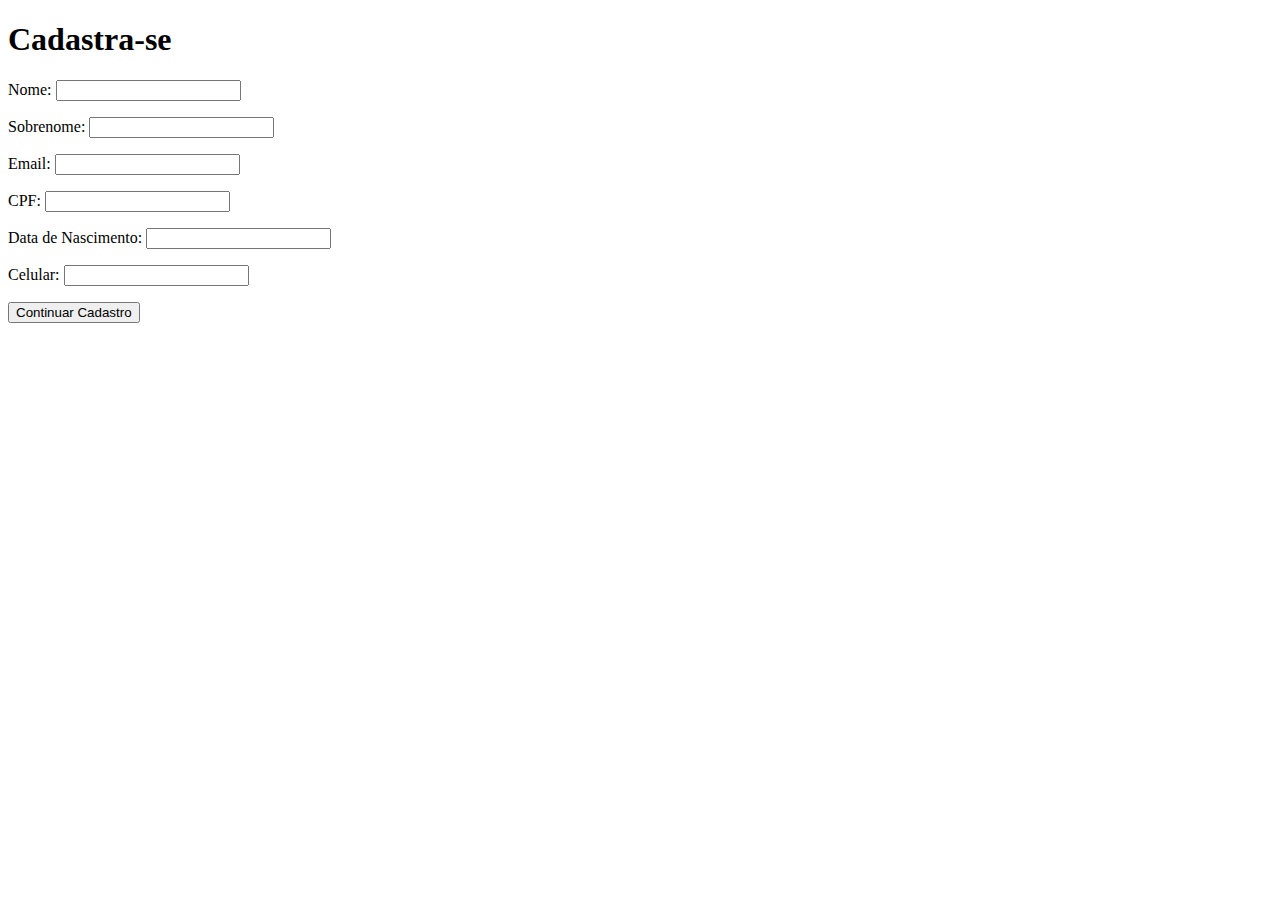
<file: PWMB-Semana#04/cadas.html>
<!DOCTYPE html>
<html lang="pt-BR">
<head>
    <meta charset="UTF-8">
    <meta name="viewport" content="width=device-width, initial-scale=1.0">
    <title>Cadastra_se</title>
</head>
<body>
    <h1>Cadastra-se</h1>
    <form method="post" action="cadastra_se.jsp">
        <p>
            <label>Nome:</label>
            <input type="text" id="nomecli" name="nomecli" required>
        </p> 
        <label>Sobrenome:</label>
        <input type="text" id="sobrenomecli" name="sobrenomecli" required>
        <p>
            <label>Email:</label>
            <input type="text" id="cpfcli" name="cpfcli" required>
        <p>
                <label>CPF:</label>
                <input type="text" id="cpfcli" name="cpfcli" required>
                <p>
                    <label>Data de Nascimento:</label>
                    <input type="text" id="nascimentocli" name="nascimentocli" required>
                    <p>
                        <label>Celular:</label>
                        <input type="text" id="celularcli" name="celularcli" required>
                </p>
            <input type="submit" value="Continuar Cadastro">
        </p>
    </form>
</body>
</html>
</file>
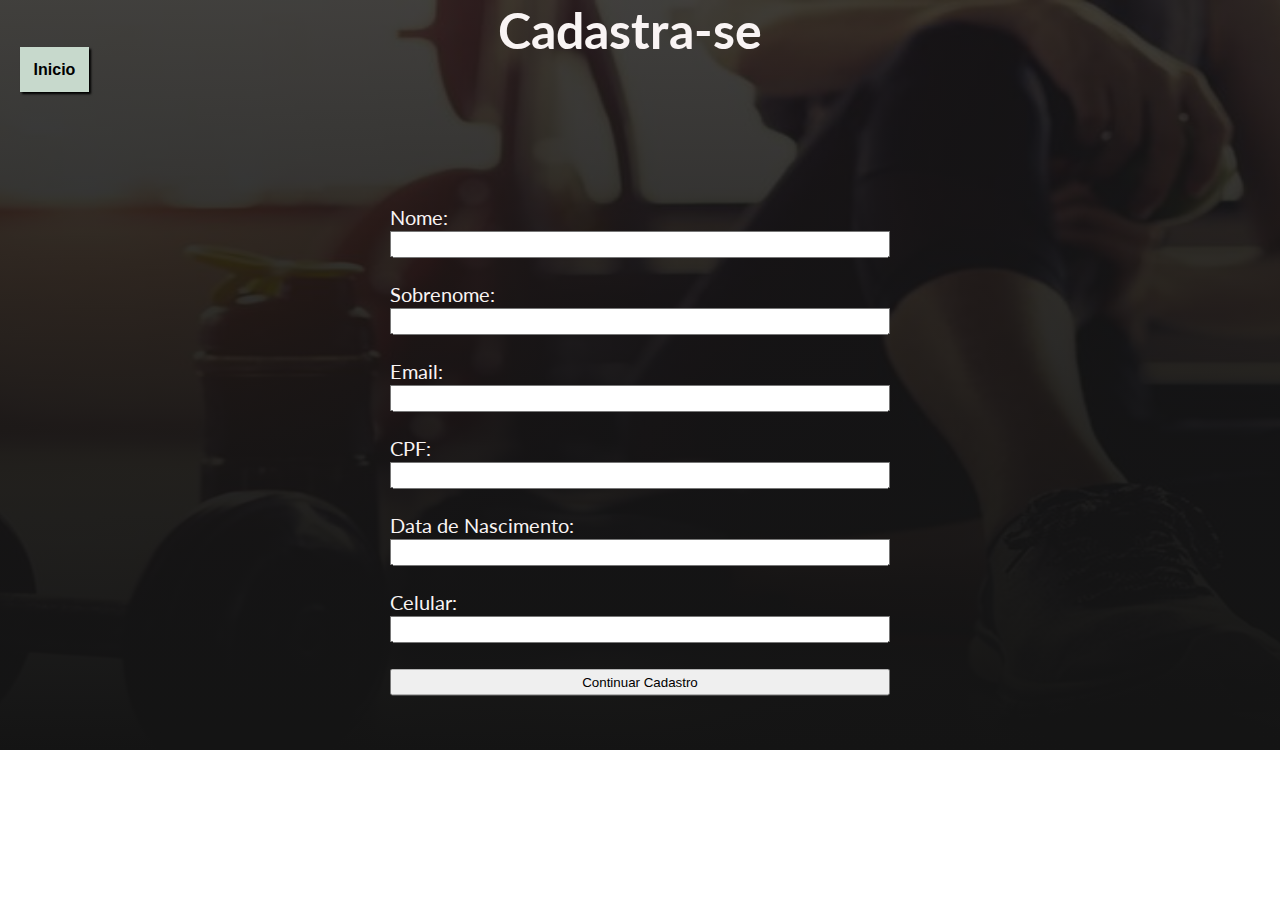
<file: PWMB-Semana#05/cadas.html>
<!DOCTYPE html>
<html lang="pt-BR">

<head>
    <meta charset="UTF-8">
    <meta name="viewport" content="width=device-width, initial-scale=1.0">
    <link rel="stylesheet" href="cadas.css">
    <title>Cadastra_se</title>
</head>

<body>
    <h1>Cadastra-se</h1>
    <h2>
        <a class="btn-link" href="estilocss.html">Inicio</a>
    </h2>
    <form method="post" action="cadastra_se.jsp">
        <div class="Cadastro">
            <p>
                <label>Nome:</label><br />
                <input  type="text" id="nomecli" name="nomecli" required>
            </p><br />
                <label>Sobrenome:</label><br />
                <input  type="text" id="sobrenomecli" name="sobrenomecli" required>
            
            <p><br />
                <label>Email:</label><br />
                <input  type="text" id="cpfcli" name="cpfcli" required>
            <p><br />
                <label>CPF:</label><br />
                <input  type="text" id="cpfcli" name="cpfcli" required>
            <p><br />
                <label>Data de Nascimento:</label><br />
                <input  type="text" id="nascimentocli" name="nascimentocli" required>
            <p><br />
                <label>Celular:</label><br />
                <input  type="text" id="celularcli" name="celularcli" required>
            </p><br />
            <input  type="submit" value="Continuar Cadastro">
            </p>
        </div>
    </form>
</body>

</html>
</file>
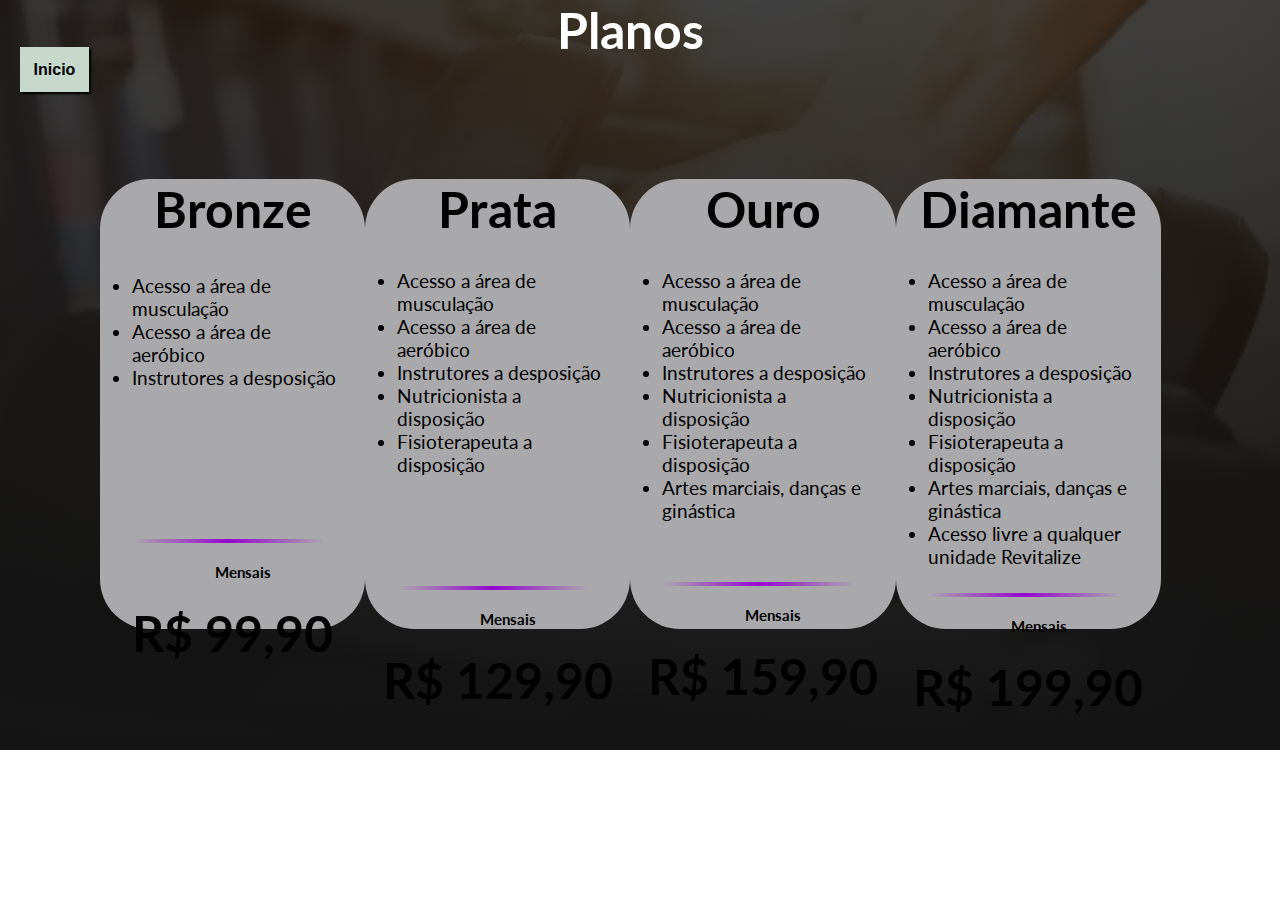
<file: PWMB-Semana#05/planos.html>
<!DOCTYPE html>
<html lang="pt-BR">

<head>
    <meta charset="UTF-8">
    <meta name="viewport" content="width=device-width, initial-scale=1.0">
    <link rel="stylesheet" href="planos.css">
    <title>Planos</title>
</head>


<body>
    <h1 class="h1t">Planos</h1>
    <h2>
        <a class="btn-link" href="estilocss.html">Inicio</a>
    </h2>
    <div class="caixa">
        <div class="box boder-radius">
            <h1>Bronze</h1>
            <ul class="bronze">
                <li>Acesso a área de musculação</li>
                <li>Acesso a área de aeróbico</li>
                <li>Instrutores a desposição</li>
                <hr>
            </ul>
            <h2 class="mensais">Mensais</h2>
            <h1 class="preço">R$ 99,90</h1>
        </div>
        <div class="box boder-radius">
            <h1>Prata</h1>
            <ul class="prata">
                <li>Acesso a área de musculação</li> 
                <li>Acesso a área de aeróbico</li>
                <li>Instrutores a desposição</li>
                <li>Nutricionista a disposição</li>
                <li>Fisioterapeuta a disposição</li>
                <hr class="hr2">
            </ul>
            <h2 class="mensais">Mensais</h2>
            <h1 class="preço">R$ 129,90</h1>
        </div>
        <div class="box boder-radius">
            <h1>Ouro</h1>
            <ul class="ouro">
                <li>Acesso a área de musculação</li>
                <li>Acesso a área de aeróbico</li>
                <li>Instrutores a desposição</li>
                <li>Nutricionista a disposição</li>
                <li>Fisioterapeuta a disposição</li>
                <li>Artes marciais, danças e ginástica</li>
                <hr class="hr3">
            </ul>
            <h2 class="mensais">Mensais</h2>
            <h1 class="preço">R$ 159,90</h1>
        </div>
        <div class="box boder-radius">
            <h1>Diamante</h1>
            <ul class="ouro">
                <li>Acesso a área de musculação</li>
                <li>Acesso a área de aeróbico</li>
                <li>Instrutores a desposição</li>
                <li>Nutricionista a disposição</li>
                <li>Fisioterapeuta a disposição</li>
                <li>Artes marciais, danças e ginástica</li>
                <li>Acesso livre a qualquer unidade Revitalize</li>
                <hr class="hr4">
            </ul>
            <h2 class="mensais">Mensais</h2>
            <h1 class="preço">R$ 199,90</h1>
        </div>
    </div>
</body>
</file>
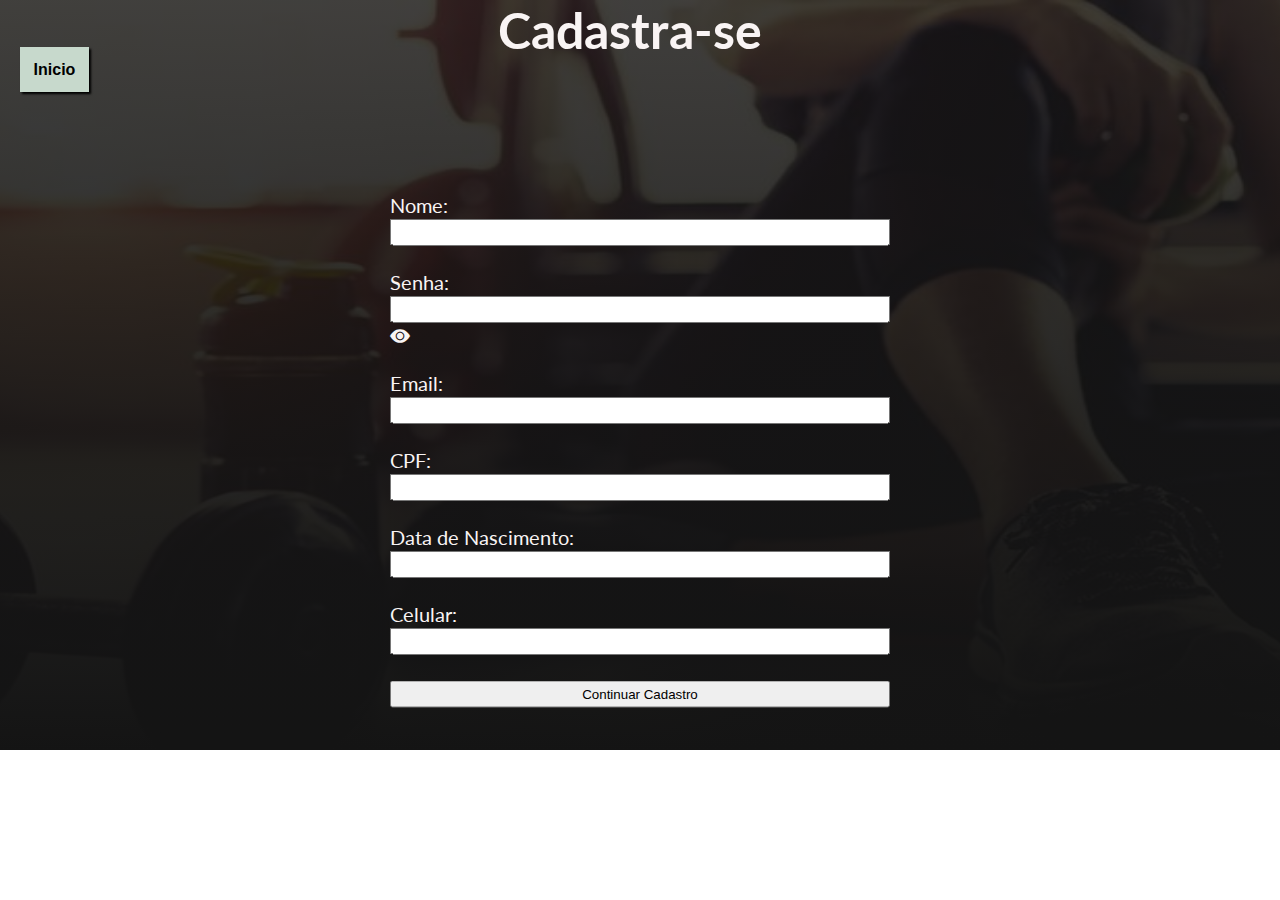
<file: PWMB-Semana#06/cadas.html>
<!DOCTYPE html>
<html lang="pt-BR">

<head>
    <meta charset="UTF-8">
    <meta name="viewport" content="width=device-width, initial-scale=1.0">
    <link rel="stylesheet" href="cadas.css">
    <link rel="stylesheet" href="https://cdn.jsdelivr.net/npm/bootstrap-icons@1.11.1/font/bootstrap-icons.css">
    <title>Cadastra_se</title>
</head>

<body>
    <h1>Cadastra-se</h1>
    <h2>
        <a class="btn-link" href="estilocss.html">Inicio</a>
    </h2>
    <form method="post" action="cadastra_se.jsp">
        <div class="Cadastro">
            <p>
                <label>Nome:</label><br />
                <input type="text" id="nomecli" name="nomecli" required>
            </p><br />
            <label for="senha">Senha:</label></br>
            <input type="password" id="senha" name="senha" required><br>
            <i class="bi bi-eye-fill"></i>

            <p><br />
                <label>Email:</label><br />
                <input type="text" id="cpfcli" name="cfcli" required>
            <p><br />
                <label>CPF:</label><br />
                <input type="text" id="cpfcli" name="cpfcli" required>
            <p><br />
                <label>Data de Nascimento:</label><br />
                <input type="text" id="nascimentocli" name="nascimentocli" required>
            <p><br />
                <label>Celular:</label><br />
                <input type="text" id="celularcli" name="celularcli" required>
            </p><br />
            <input type="submit" value="Continuar Cadastro">
            </p>
        </div>
    </form>
</body>

</html>
</file>
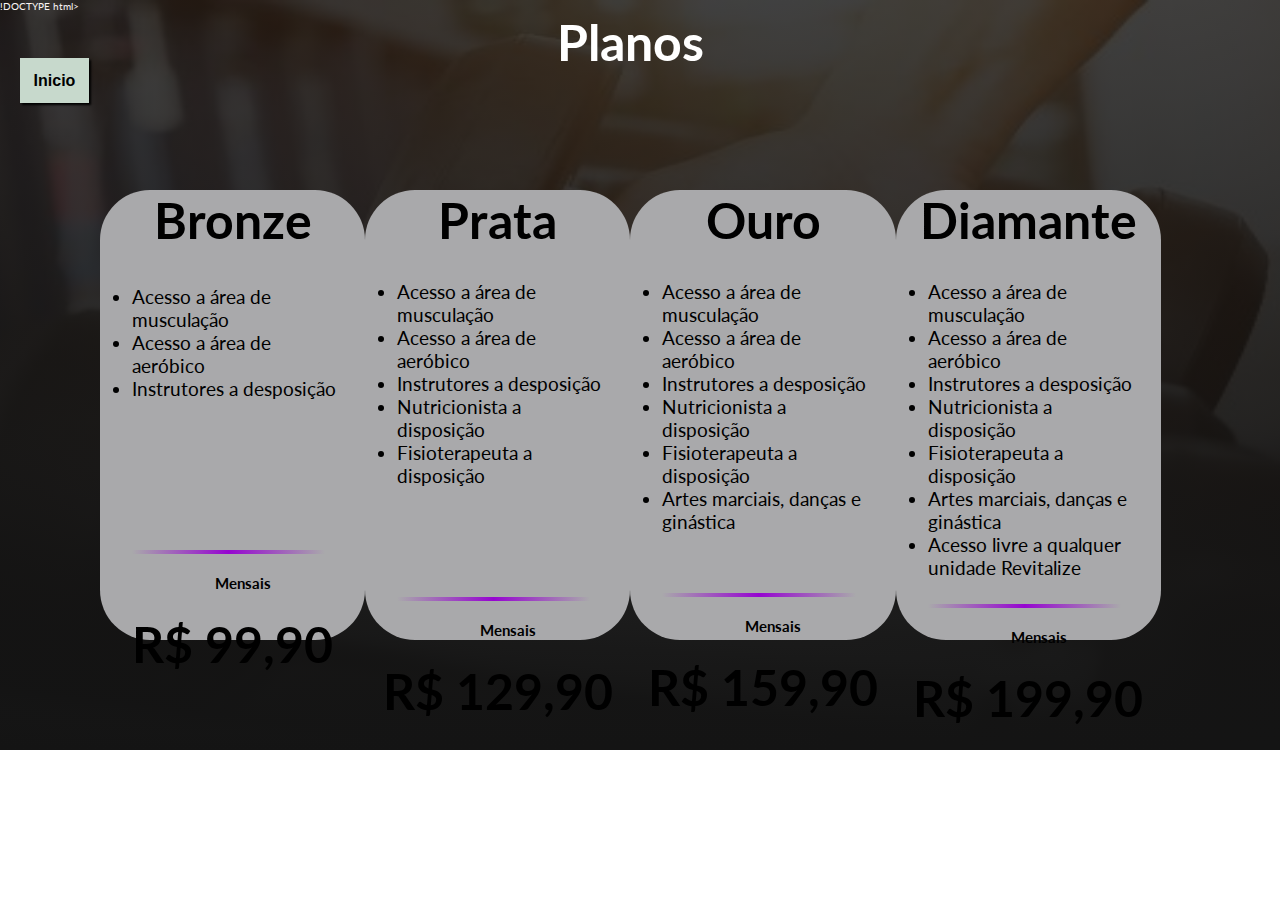
<file: PWMB-Semana#06/planos.html>
!DOCTYPE html>
<html lang="pt-BR">

<head>
    <meta charset="UTF-8">
    <meta name="viewport" content="width=device-width, initial-scale=1.0">
    <link rel="stylesheet" href="planos.css">
    <title>Planos</title>
</head>


<body>
    <h1 class="h1t">Planos</h1>
    <h2>
        <a class="btn-link" href="estilocss.html">Inicio</a>
    </h2>
    <div class="caixa">
        <div class="box boder-radius">
            <h1>Bronze</h1>
            <ul class="bronze">
                <li>Acesso a área de musculação</li>
                <li>Acesso a área de aeróbico</li>
                <li>Instrutores a desposição</li>
                <hr>
            </ul>
            <h2 class="mensais">Mensais</h2>
            <h1 class="preço">R$ 99,90</h1>
        </div>
        <div class="box boder-radius">
            <h1>Prata</h1>
            <ul class="prata">
                <li>Acesso a área de musculação</li> 
                <li>Acesso a área de aeróbico</li>
                <li>Instrutores a desposição</li>
                <li>Nutricionista a disposição</li>
                <li>Fisioterapeuta a disposição</li>
                <hr class="hr2">
            </ul>
            <h2 class="mensais">Mensais</h2>
            <h1 class="preço">R$ 129,90</h1>
        </div>
        <div class="box boder-radius">
            <h1>Ouro</h1>
            <ul class="ouro">
                <li>Acesso a área de musculação</li>
                <li>Acesso a área de aeróbico</li>
                <li>Instrutores a desposição</li>
                <li>Nutricionista a disposição</li>
                <li>Fisioterapeuta a disposição</li>
                <li>Artes marciais, danças e ginástica</li>
                <hr class="hr3">
            </ul>
            <h2 class="mensais">Mensais</h2>
            <h1 class="preço">R$ 159,90</h1>
        </div>
        <div class="box boder-radius">
            <h1>Diamante</h1>
            <ul class="ouro">
                <li>Acesso a área de musculação</li>
                <li>Acesso a área de aeróbico</li>
                <li>Instrutores a desposição</li>
                <li>Nutricionista a disposição</li>
                <li>Fisioterapeuta a disposição</li>
                <li>Artes marciais, danças e ginástica</li>
                <li>Acesso livre a qualquer unidade Revitalize</li>
                <hr class="hr4">
            </ul>
            <h2 class="mensais">Mensais</h2>
            <h1 class="preço">R$ 199,90</h1>
        </div>
    </div>
</body>
</file>
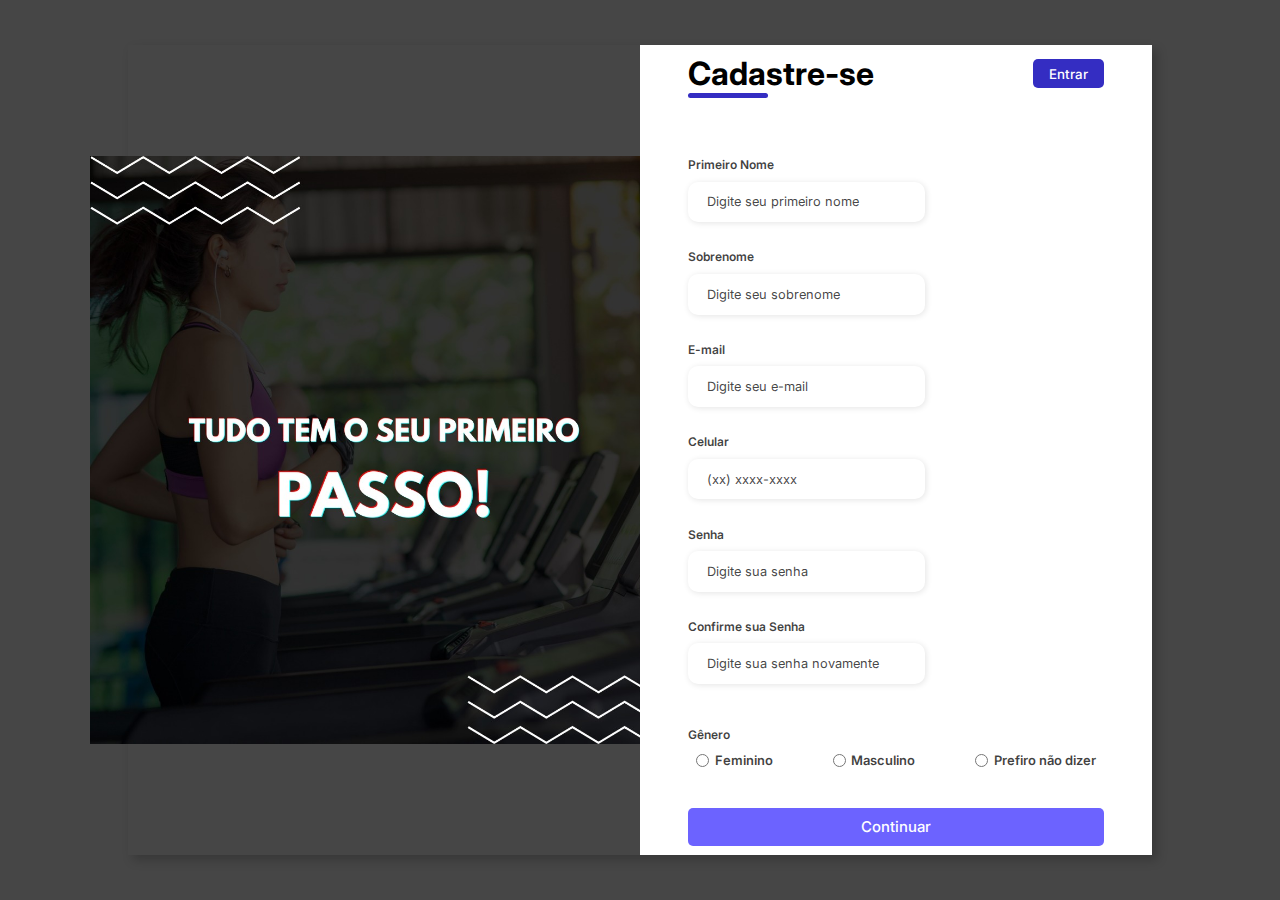
<file: PWMB-Semana#17/cadastro.html>
<!DOCTYPE html>
<html lang="pt-br">

<head>
    <meta charset="UTF-8">
    <meta http-equiv="X-UA-Compatible" content="IE=edge">
    <meta name="viewport" content="width=device-width, initial-scale=1.0">
    <link rel="stylesheet" href="cadastro.css">
    <title>Cadastro</title>
</head>

<body>
    <div class="container">
        <div class="form-image">
            <img src="Post Instagram Academia.jpeg" alt="">
        </div>
        <div class="form">
            <form action="#">
                <div class="form-header">
                    <div class="title">
                        <h1>Cadastre-se</h1>
                    </div>
                    <div class="login-button">
                        <button><a href="login.html">Entrar</a></button>
                    </div>
                </div>

                <div class="input-group">
                    <div class="input-box">
                        <label for="firstname">Primeiro Nome</label>
                        <input id="firstname" type="text" name="firstname" placeholder="Digite seu primeiro nome" required>
                    </div>

                    <div class="input-box">
                        <label for="lastname">Sobrenome</label>
                        <input id="lastname" type="text" name="lastname" placeholder="Digite seu sobrenome" required>
                    </div>
                    <div class="input-box">
                        <label for="email">E-mail</label>
                        <input id="email" type="email" name="email" placeholder="Digite seu e-mail" required>
                    </div>

                    <div class="input-box">
                        <label for="number">Celular</label>
                        <input id="number" type="tel" name="number" placeholder="(xx) xxxx-xxxx" required>
                    </div>

                    <div class="input-box">
                        <label for="password">Senha</label>
                        <input id="password" type="password" name="password" placeholder="Digite sua senha" required>
                    </div>


                    <div class="input-box">
                        <label for="confirmPassword">Confirme sua Senha</label>
                        <input id="confirmPassword" type="password" name="confirmPassword" placeholder="Digite sua senha novamente" required>
                    </div>

                </div>

                <div class="gender-inputs">
                    <div class="gender-title">
                        <h6>Gênero</h6>
                    </div>

                    <div class="gender-group">
                        <div class="gender-input">
                            <input id="female" type="radio" name="gender">
                            <label for="female">Feminino</label>
                        </div>

                        <div class="gender-input">
                            <input id="male" type="radio" name="gender">
                            <label for="male">Masculino</label>
                        </div>

                        <div class="gender-input">
                            <input id="none" type="radio" name="gender">
                            <label for="none">Prefiro não dizer</label>
                        </div>
                    </div>
                </div>

                <div class="continue-button">
                    <button><a href="planos.html">Continuar</a> </button>
                </div>
            </form>
        </div>
    </div>
</body>

</html>
</file>
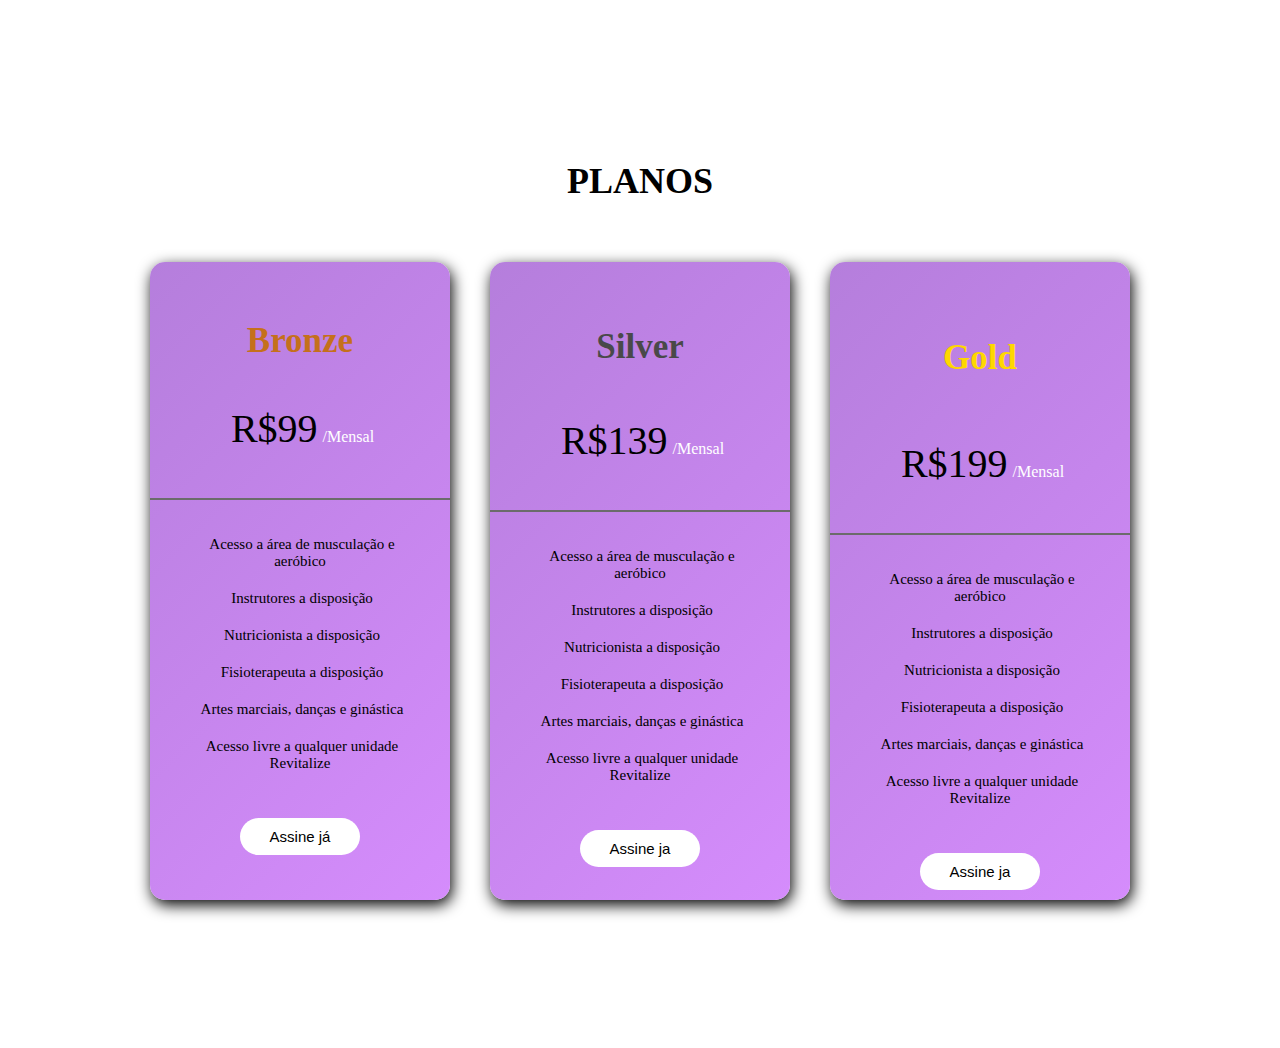
<file: PWMB-Semana#17/planos.html>
<html lang="pt-BR">

<head>
    <meta charset="UTF-8">
    <meta name="viewport" content="width=device-width, initial-scale=1.0">
    <link rel="stylesheet" href="planos.css">
    <title>Planos</title>
</head>


<body>
<section class="planos">
<div class="container">
<h2 class="titulo" id="tituloPlanos">PLANOS</h2>
<div class="card">
    <div class="card-title">
        <h2>Bronze</h2>
        <p><span>R$99</span>/Mensal</p>
    </div>
    <div class="card-content">
        <ul>
            <li><i class="fa fa-check-circle"></i>Acesso a área de musculação e aeróbico</li>
            <li><i class="fa fa-check-circle"></i>Instrutores a disposição</li>
            <li><i class="fa fa-times-circle"></i>Nutricionista a disposição</li>
            <li><i class="fa fa-times-circle"></i>Fisioterapeuta a disposição</li>
            <li><i class="fa fa-times-circle"></i>Artes marciais, danças e ginástica</li>
            <li><i class="fa fa-times-circle"></i>Acesso livre a qualquer unidade Revitalize</li>
        </ul>
        <button><a href="pagamento.html">Assine já</a></button>
    </div>
</div>
        <div class="card">
            <div class="card-title">
                <h3>Silver</h3>
                <p></i><Span>R$139</Span>/Mensal</p>
            </div>
            <div class="card-content">
                <ul>
                    <li><i class="fa fa-check-circle"></i>Acesso a área de musculação e aeróbico</li>
                    <li><i class="fa fa-check-circle"></i>Instrutores a disposição</li>
                    <li><i class="fa fa-check-circle"></i>Nutricionista a disposição</li>
                    <li><i class="fa fa-check-circle"></i>Fisioterapeuta a disposição</li>
                    <li><i class="fa fa-times-circle"></i>Artes marciais, danças e ginástica</li>
                    <li><i class="fa fa-times-circle"></i>Acesso livre a qualquer unidade Revitalize</li>
                </ul>
                <button><a href="pagamento.html">Assine ja</a></button>
            </div>
        </div>
        <div class="card">
            <div class="card-title">
                <h4>Gold</h4>
                <p></i><Span>R$199</Span>/Mensal</p>
            </div>
            <div class="card-content">
                <ul>
                    <li><i class="fa fa-check-circle"></i>Acesso a área de musculação e aeróbico</li>
                    <li><i class="fa fa-check-circle"></i>Instrutores a disposição</li>
                    <li><i class="fa fa-check-circle"></i>Nutricionista a disposição</li>
                    <li><i class="fa fa-check-circle"></i>Fisioterapeuta a disposição</li>
                    <li><i class="fa fa-check-circle"></i>Artes marciais, danças e ginástica</li>
                    <li><i class="fa fa-check-circle"></i>Acesso livre a qualquer unidade Revitalize</li>
                </ul>
                <button><a href="pagamento.html">Assine ja</a></button>
            </div>
        </div>
    </div>
        </div>
    </div>
</body>
</file>
<file: PWMB-Semana#05/cadas.css>
@import url('https://fonts.googleapis.com/css2?family=Lato:wght@400;700&display=swap');

* {
    margin: 0;
    padding: 0;
    box-sizing: border-box;
}

html {
    width: 98.5vw;
    height: 100vh;
    font-size: 62.5%;
    color: rgb(249, 244, 244);
    font-family: 'Lato', sans-serif;
    
}

body {
    background: linear-gradient(rgba(17, 17, 17, 0.8), rgba(20, 20, 20, 1)), url(fundo.cadas.jpg);
    background-position: center center;
    background-size: 1600px 750px;
    background-position-y: 0%;
    background-repeat: no-repeat;
}

header {
    width: 50%;
    height: 12vh;
    background-color: rgba(233, 8, 8, 0.945);
}

h1 {
    text-align: center;
    font-size: 50px;
   
}

.Cadastro {
    position: absolute;
    top: 50%;
    left: 50%;
    transform: translate(-50%, -50%);
    font-size: 20px
}

input {
    width: 500px;
    box-sizing: 100px;
    padding: 4px;
}

.btn-link {
    text-decoration: none;
    border: 1px solid #c7d9cc;
    text-align: center;
    padding: 1%;
    background-color: #c7d9cc;
    font-family: Verdana, Geneva, Tahoma, sans-serif;
    font-size: 16px;
    color: black;
    box-shadow: 2px 2px 2px;
    margin: 20px;
}
</file>
<file: PWMB-Semana#05/planos.css>
@import url('https://fonts.googleapis.com/css2?family=Lato:wght@400;700&display=swap');

* {
    margin: 0;
    padding: 0;
    box-sizing: border-box;
}

html {
    width: 98.5vw;
    height: 100vh;
    font-size: 62.5%;
    color: rgb(249, 244, 244);
    font-family: 'Lato', sans-serif;
    
}

body {
    background: linear-gradient(rgba(17, 17, 17, 0.8), rgba(20, 20, 20, 1)), url(fundo.planos.jpg);
    background-position: center center;
    background-size: 1600px 750px;
    background-position-y: 0%;
    background-repeat: no-repeat;
}

h1 {
    text-align: center;
    font-size: 50px;
    color: black;
}

.h1t {
    text-align: center;
    font-size: 50px;
    color: white;
}

.btn-link {
    text-decoration: none;
    border: 1px solid  #c7d9cc;
    text-align: center;
    padding: 1%;
    background-color:  #c7d9cc;
    font-family: Verdana, Geneva, Tahoma, sans-serif;
    font-size: 16px;
    color: black;
    box-shadow: 2px 2px 2px;
    margin: 20px;
}

.box{
    width: 300px;
    height: 450px;
    background: #a9a9ab;
    margin: 0 auto;
}

.caixa {
    display: flex;
    padding: 100px;
}

.boder-radius{
    border-radius: 50px;
    color: black;
}

.bronze {
    font-size: 19px;
    color: black;
    margin: 10px;
    padding: 10px;
    margin-left: 22px;
    margin-top: 25px;
}

hr {
    padding: 2px;
    border: 0;
    height: 2px;
    background-image: linear-gradient(to right, transparent, rgb(150, 5, 208), transparent);
    margin-top: 150px;
    margin-right: 20px;
}

.hr2 {
    padding: 2px;
    border: 0;
    height: 2px;
    background-image: linear-gradient(to right, transparent, rgb(150, 5, 208), transparent);
    margin-top: 110px;
    margin-right: 20px;
}

.hr3 {
    padding: 2px;
    border: 0;
    height: 2px;
    background-image: linear-gradient(to right, transparent, rgb(150, 5, 208), transparent);
    margin-top: 60px;
    margin-right: 20px;
}

.hr4 {
    padding: 2px;
    border: 0;
    height: 2px;
    background-image: linear-gradient(to right, transparent, rgb(150, 5, 208), transparent);
    margin-top: 25px;
    margin-right: 20px;
}

.mensais {
   margin-left: 115px; 
}

.preço {
    margin-top: 22px;
}

.prata {
    font-size: 19px;
    color: black;
    margin: 10px;
    padding: 10px;
    margin-left: 22px;
    margin-top: 20px;
}

.ouro {
    font-size: 19px;
    color: black;
    margin: 10px;
    padding: 10px;
    margin-left: 22px;
    margin-top: 20px;
}
</file>
<file: PWMB-Semana#06/cadas.css>
@import url('https://fonts.googleapis.com/css2?family=Lato:wght@400;700&display=swap');

* {
    margin: 0;
    padding: 0;
    box-sizing: border-box;
}

html {
    width: 98.5vw;
    height: 100vh;
    font-size: 62.5%;
    color: rgb(249, 244, 244);
    font-family: 'Lato', sans-serif;
    
}

body {
    background: linear-gradient(rgba(17, 17, 17, 0.8), rgba(20, 20, 20, 1)), url(fundo.cadas.jpg);
    background-position: center center;
    background-size: 1600px 750px;
    background-position-y: 0%;
    background-repeat: no-repeat;
}

header {
    width: 50%;
    height: 12vh;
    background-color: rgba(233, 8, 8, 0.945);
}

h1 {
    text-align: center;
    font-size: 50px;
   
}

.Cadastro {
    position: absolute;
    top: 50%;
    left: 50%;
    transform: translate(-50%, -50%);
    font-size: 20px
}

input {
    width: 500px;
    box-sizing: 100px;
    padding: 4px;
}

.btn-link {
    text-decoration: none;
    border: 1px solid #c7d9cc;
    text-align: center;
    padding: 1%;
    background-color: #c7d9cc;
    font-family: Verdana, Geneva, Tahoma, sans-serif;
    font-size: 16px;
    color: black;
    box-shadow: 2px 2px 2px;
    margin: 20px;
}
</file>
<file: PWMB-Semana#06/planos.css>
@import url('https://fonts.googleapis.com/css2?family=Lato:wght@400;700&display=swap');

* {
    margin: 0;
    padding: 0;
    box-sizing: border-box;
}

html {
    width: 98.5vw;
    height: 100vh;
    font-size: 62.5%;
    color: rgb(249, 244, 244);
    font-family: 'Lato', sans-serif;
    
}

body {
    background: linear-gradient(rgba(17, 17, 17, 0.8), rgba(20, 20, 20, 1)), url(fundo.planos.jpg);
    background-position: center center;
    background-size: 1600px 750px;
    background-position-y: 0%;
    background-repeat: no-repeat;
}

h1 {
    text-align: center;
    font-size: 50px;
    color: black;
}

.h1t {
    text-align: center;
    font-size: 50px;
    color: white;
}

.btn-link {
    text-decoration: none;
    border: 1px solid  #c7d9cc;
    text-align: center;
    padding: 1%;
    background-color:  #c7d9cc;
    font-family: Verdana, Geneva, Tahoma, sans-serif;
    font-size: 16px;
    color: black;
    box-shadow: 2px 2px 2px;
    margin: 20px;
}

.box{
    width: 300px;
    height: 450px;
    background: #a9a9ab;
    margin: 0 auto;
}

.caixa {
    display: flex;
    padding: 100px;
}

.boder-radius{
    border-radius: 50px;
    color: black;
}

.bronze {
    font-size: 19px;
    color: black;
    margin: 10px;
    padding: 10px;
    margin-left: 22px;
    margin-top: 25px;
}

hr {
    padding: 2px;
    border: 0;
    height: 2px;
    background-image: linear-gradient(to right, transparent, rgb(150, 5, 208), transparent);
    margin-top: 150px;
    margin-right: 20px;
}

.hr2 {
    padding: 2px;
    border: 0;
    height: 2px;
    background-image: linear-gradient(to right, transparent, rgb(150, 5, 208), transparent);
    margin-top: 110px;
    margin-right: 20px;
}

.hr3 {
    padding: 2px;
    border: 0;
    height: 2px;
    background-image: linear-gradient(to right, transparent, rgb(150, 5, 208), transparent);
    margin-top: 60px;
    margin-right: 20px;
}

.hr4 {
    padding: 2px;
    border: 0;
    height: 2px;
    background-image: linear-gradient(to right, transparent, rgb(150, 5, 208), transparent);
    margin-top: 25px;
    margin-right: 20px;
}

.mensais {
   margin-left: 115px; 
}

.preço {
    margin-top: 22px;
}

.prata {
    font-size: 19px;
    color: black;
    margin: 10px;
    padding: 10px;
    margin-left: 22px;
    margin-top: 20px;
}

.ouro {
    font-size: 19px;
    color: black;
    margin: 10px;
    padding: 10px;
    margin-left: 22px;
    margin-top: 20px;
}
</file>
<file: PWMB-Semana#17/cadastro.css>
@import url('https://fonts.googleapis.com/css2?family=Inter:wght@200;300;400;500&family=Open+Sans:wght@300;400;500;600&display=swap');
* {
    padding: 0;
    margin: 0;
    box-sizing: border-box;
    font-family: 'Inter', sans-serif;
}

body {
    width: 100%;
    height: 100vh;
    display: flex;
    justify-content: center;
    align-items: center;
    background: #464646;
}

.container {
    width: 80%;
    height: 90vh;
    display: flex;
    box-shadow: 5px 5px 10px rgba(0, 0, 0, 0.212);
}

.form-image {
    width: 50%;
    display: flex;
    justify-content: center;
    align-items: center;
    background-color: #464646;
    padding: 1rem;
}

.form-image img {
    width: 36.75rem;
}

.form {
    width: 50%;
    display: flex;
    flex-direction: column;
    justify-content: center;
    align-items: center;
    background-color: #fff;
    padding: 3rem;
}

.form-header {
    margin-bottom: 3rem;
    display: flex;
    justify-content: space-between;
}

.login-button {
    display: flex;
    align-items: center;
}

.login-button button {
    border: none;
    background-color: #342dc2;
    padding: 0.4rem 1rem;
    border-radius: 5px;
    cursor: pointer;
}

.login-button button:hover {
    background-color: #342dc2;
}

.login-button button a {
    text-decoration: none;
    font-weight: 500;
    color: #fff;
}

.form-header h1::after {
    content: '';
    display: block;
    width: 5rem;
    height: 0.3rem;
    background-color: #342dc2;
    margin: 0 auto;
    position: absolute;
    border-radius: 10px;
}

.input-group {
    display: flex;
    flex-wrap: wrap;
    justify-content: space-between;
    padding: 1rem 0;
}

.input-box {
    display: flex;
    flex-direction: column;
    margin-bottom: 1.1rem;
}

.input-box input {
    margin: 0.6rem 0;
    padding: 0.8rem 1.2rem;
    border: none;
    border-radius: 10px;
    box-shadow: 1px 1px 6px #0000001c;
    font-size: 0.8rem;
}

.input-box input:hover {
    background-color: #eeeeee75;
}

.input-box input:focus-visible {
    outline: 1px solid #6c63ff;
}

.input-box label,
.gender-title h6 {
    font-size: 0.75rem;
    font-weight: 600;
    color: #000000c0;
}

.input-box input::placeholder {
    color: #000000be;
}

.gender-group {
    display: flex;
    justify-content: space-between;
    margin-top: 0.62rem;
    padding: 0 .5rem;
}

.gender-input {
    display: flex;
    align-items: center;
}

.gender-input input {
    margin-right: 0.35rem;
}

.gender-input label {
    font-size: 0.81rem;
    font-weight: 600;
    color: #000000c0;
}

.continue-button button {
    width: 100%;
    margin-top: 2.5rem;
    border: none;
    background-color: #6c63ff;
    padding: 0.62rem;
    border-radius: 5px;
    cursor: pointer;
}

.continue-button button:hover {
    background-color: #6b63fff1;
}

.continue-button button a {
    text-decoration: none;
    font-size: 0.93rem;
    font-weight: 500;
    color: #fff;
}
</file>
<file: PWMB-Semana#17/planos.css>
section.planos {
    padding: 80px 4%;
    text-align: center;
    margin-top: 50px;
}

section.planos .container {
    display: flex;
    flex-wrap: wrap;
    justify-content: center;
    color: white;
    margin-bottom: 40px;
}

section.planos .titulo {
    color: black;
    font-size: 36px;
    margin-bottom: 60px;
    width: 100%; 
    text-align: center;
}

.container .card {
    width: 300px;
    height: auto;
    margin: 0 20px 20px 20px;
    text-align: center;
    background: linear-gradient(135deg, #b57edc 0%, #d58cfc 100%);
    border-radius: 15px;
    box-shadow: 2px 5px 15px black;
    transition: transform 0.3s;
}

.container .card:hover {
    transform: scale(1.050);
}

.container .card .card-title {
    padding: 30px 20px;
    border-bottom: 2px solid rgb(107, 107, 107);
}

.container .card .card-title h2 {
    font-size: 35px;
    padding-bottom: 15px;
    color: #c5701b;
}

.container .card .card-title h3 {
    font-size: 35px;
    padding-bottom: 15px;
    color: #494949;
}

.container .card .card-title h4 {
    font-size: 35px;
    padding-bottom: 15px;
    color: #ffd700;
}

.container .card .card-title p span {
    font-size: 40px;
    padding: 0 5px;
    color: #000000;
}

.container .card .card-content ul {
    padding: 10px 30px;
    padding-bottom: 20px;
}

.container .card .card-content ul li {
    list-style: none;
    padding: 10px 0;
    font-size: 15px;
    color: #000000;
}

.container .card .card-content ul li i {
    margin-right: 4px;
}

.container .card .card-content button {
    width: 120px;
    padding: 10px 20px;
    background: white;
    border-radius: 20px;
    margin-bottom: 10px;
    outline: none;
    border: none;
    cursor: pointer;
    transition: 0.3s;
}

.container .card .card-content button:hover {
    background: #20ee5e;
    letter-spacing: 1.2px;
}

.container .card .card-content button a {
    text-decoration: none;
    color: black;
    font-size: 15px;
}
</file>
